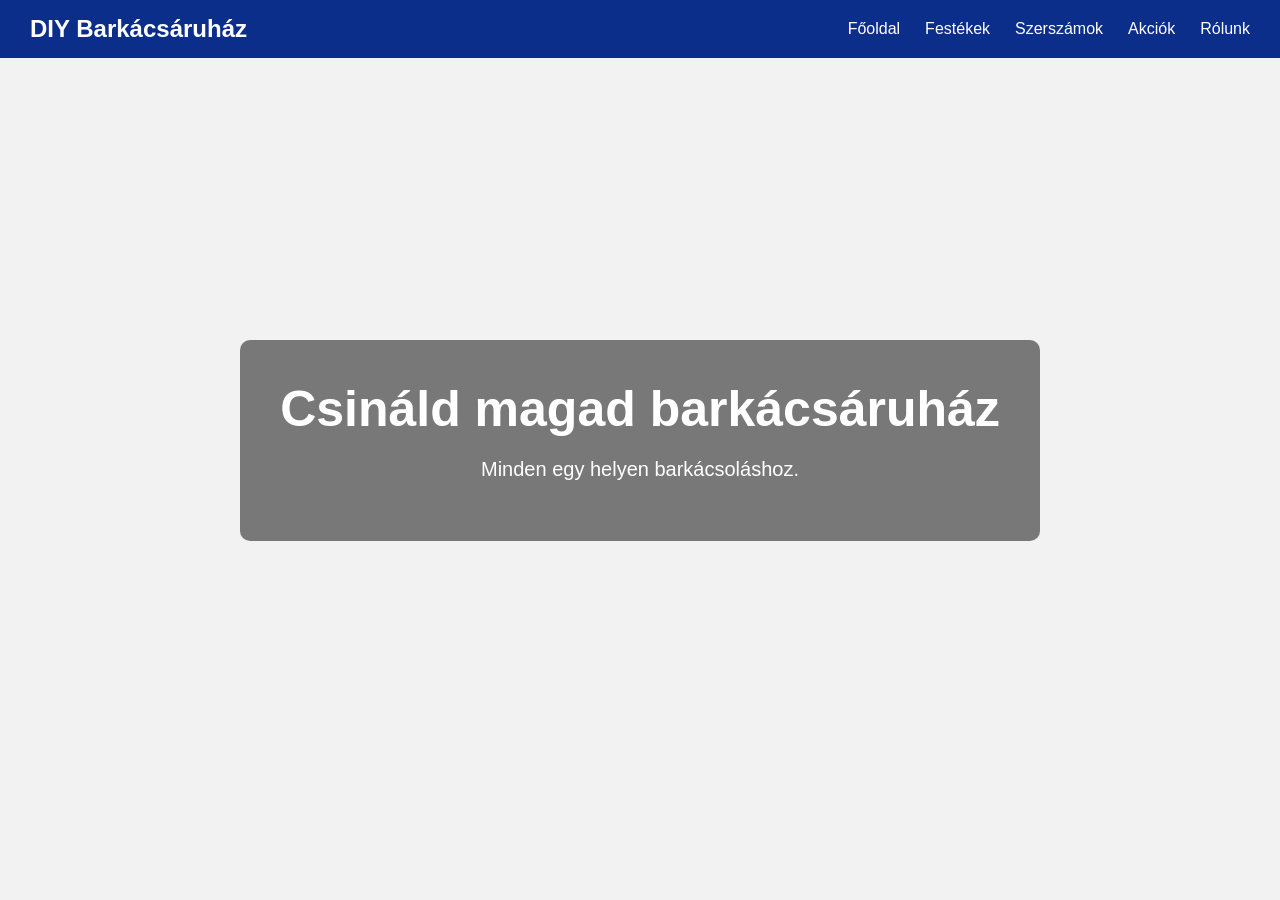
<file: index.html>
<!DOCTYPE html>
<html lang="hu">
<head>
    <meta charset="UTF-8">
    <meta name="viewport" content="width=device-width, initial-scale=1.0">
    <title>DIY Barkácsáruház</title>
    <link rel="stylesheet" href="style.css">
</head>
<body>

<header>
    <nav>
        <div class="logo">DIY Barkácsáruház</div>

        <ul class="nav-links">
            <li><a href="index.html">Főoldal</a></li>
            <li><a href="festekek.html">Festékek</a></li>
            <li><a href="szerszamok.html">Szerszámok</a></li>
            <li><a href="akciok.html">Akciók</a></li>
            <li><a href="rolunk.html">Rólunk</a></li>
        </ul>
    </nav>
</header>

<section class="hero">
    <div class="hero-content">
        <h1>Csináld magad barkácsáruház</h1>
        <p>Minden egy helyen barkácsoláshoz.</p>
    </div>
</section>

</body>
</html>
</file>
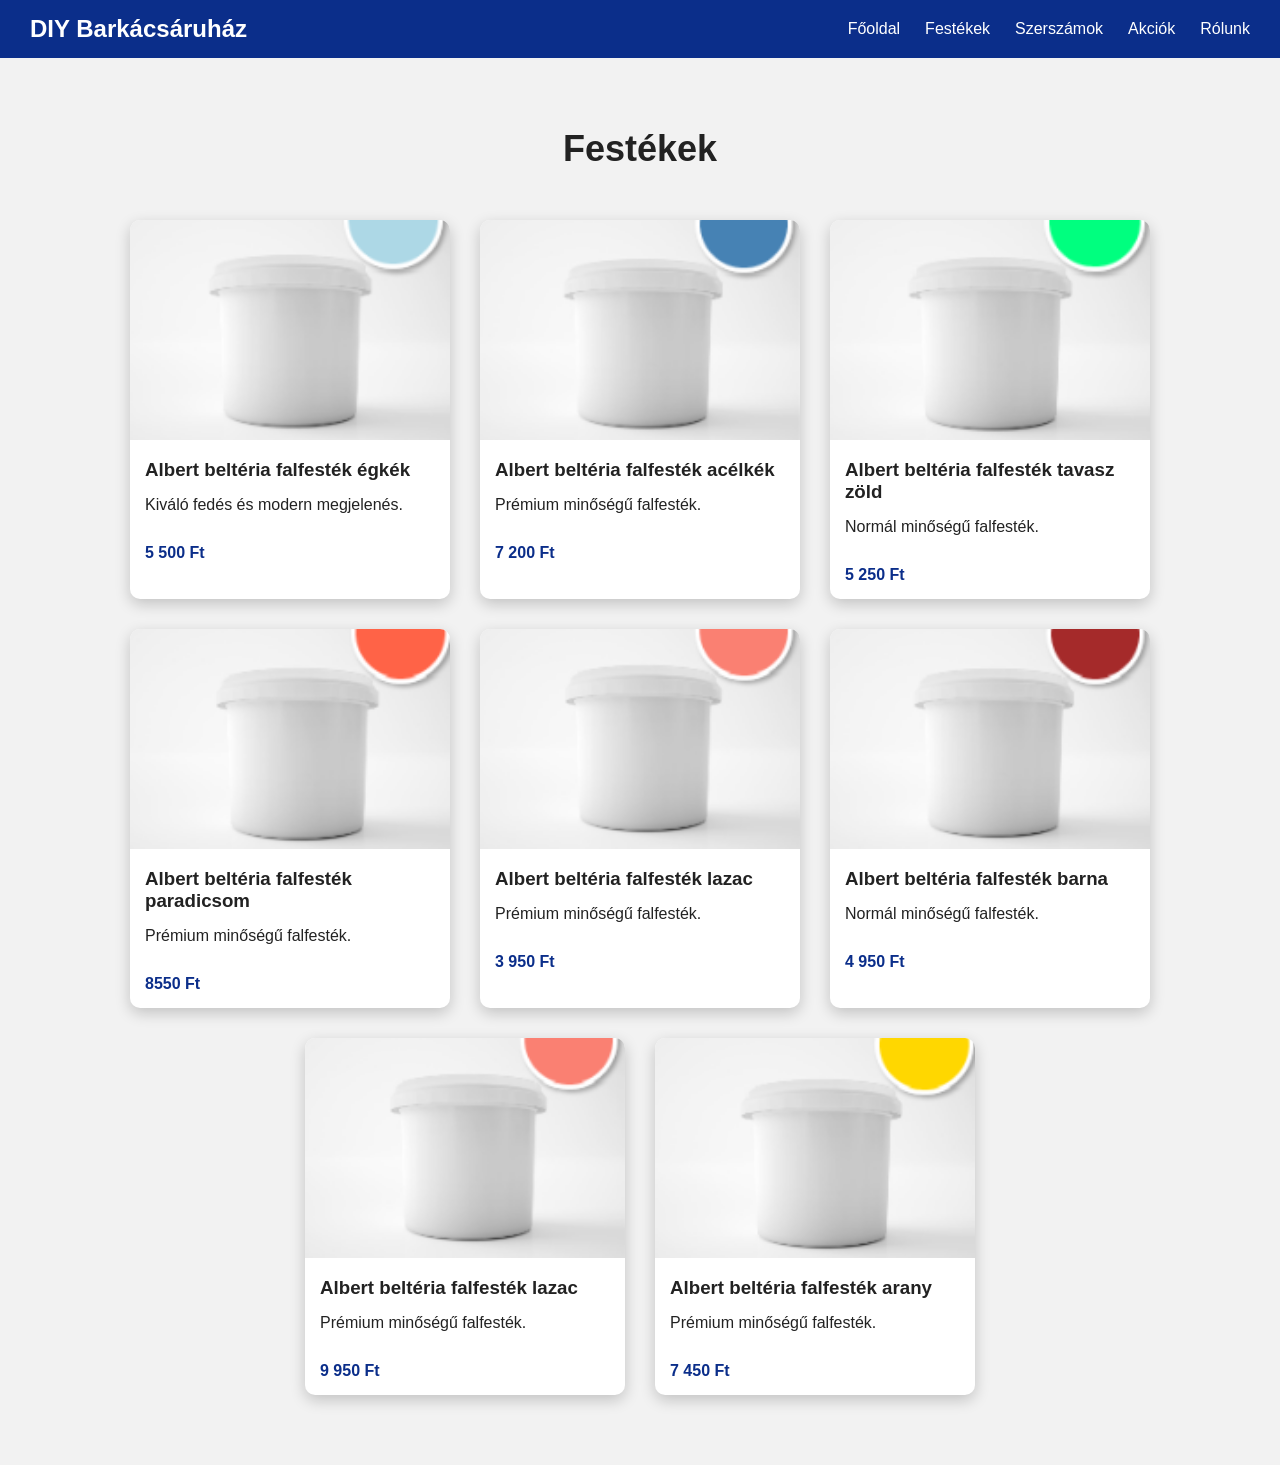
<file: festekek.html>
<!DOCTYPE html>
<html lang="hu">
<head>
    <meta charset="UTF-8">
    <meta name="viewport" content="width=device-width, initial-scale=1.0">
    <title>Festékek</title>
    <link rel="stylesheet" href="style.css">
</head>
<body>

<header>
    <nav>
        <div class="logo">DIY Barkácsáruház</div>

        <ul class="nav-links">
            <li><a href="index.html">Főoldal</a></li>
            <li><a href="festekek.html">Festékek</a></li>
            <li><a href="szerszamok.html">Szerszámok</a></li>
            <li><a href="akciok.html">Akciók</a></li>
            <li><a href="rolunk.html">Rólunk</a></li>
        </ul>
    </nav>
</header>

<section class="products">

    <h2>Festékek</h2>

    <div class="product-container">

        <div class="card">
            <img src="Albert beltéria falfesték égkék.png">
            <h3>Albert beltéria falfesték égkék</h3>
            <p>Kiváló fedés és modern megjelenés.</p>
            <span>5 500 Ft</span>
        </div>

        <div class="card">
            <img src="acelkek.png">
            <h3>Albert beltéria falfesték acélkék</h3>
            <p>Prémium minőségű falfesték.</p>
            <span>7 200 Ft</span>
        </div>

        <div class="card">
            <img src="tavaszzold.png">
            <h3>Albert beltéria falfesték tavasz zöld</h3>
            <p>Normál minőségű falfesték.</p>
            <span>5 250 Ft</span>
        </div>

        <div class="card">
            <img src="paradicsom.png">
            <h3>Albert beltéria falfesték paradicsom</h3>
            <p>Prémium minőségű falfesték.</p>
            <span>8550 Ft</span>
        </div>

        <div class="card">
            <img src="lazac.png">
            <h3>Albert beltéria falfesték lazac </h3>
            <p>Prémium minőségű falfesték.</p>
            <span>3 950 Ft</span>
        </div>

        <div class="card">
            <img src="barna.png">
            <h3>Albert beltéria falfesték barna</h3>
            <p>Normál minőségű falfesték.</p>
            <span>4 950 Ft</span>
        </div>

        <div class="card">
            <img src="lazac.png">
            <h3>Albert beltéria falfesték lazac</h3>
            <p>Prémium minőségű falfesték.</p>
            <span>9 950 Ft</span>
        </div>

        <div class="card">
            <img src="arany.png">
            <h3>Albert beltéria falfesték arany</h3>
            <p>Prémium minőségű falfesték.</p>
            <span>7 450 Ft</span>
        </div>
    </div>

</section>

</body>
</html>
</file>
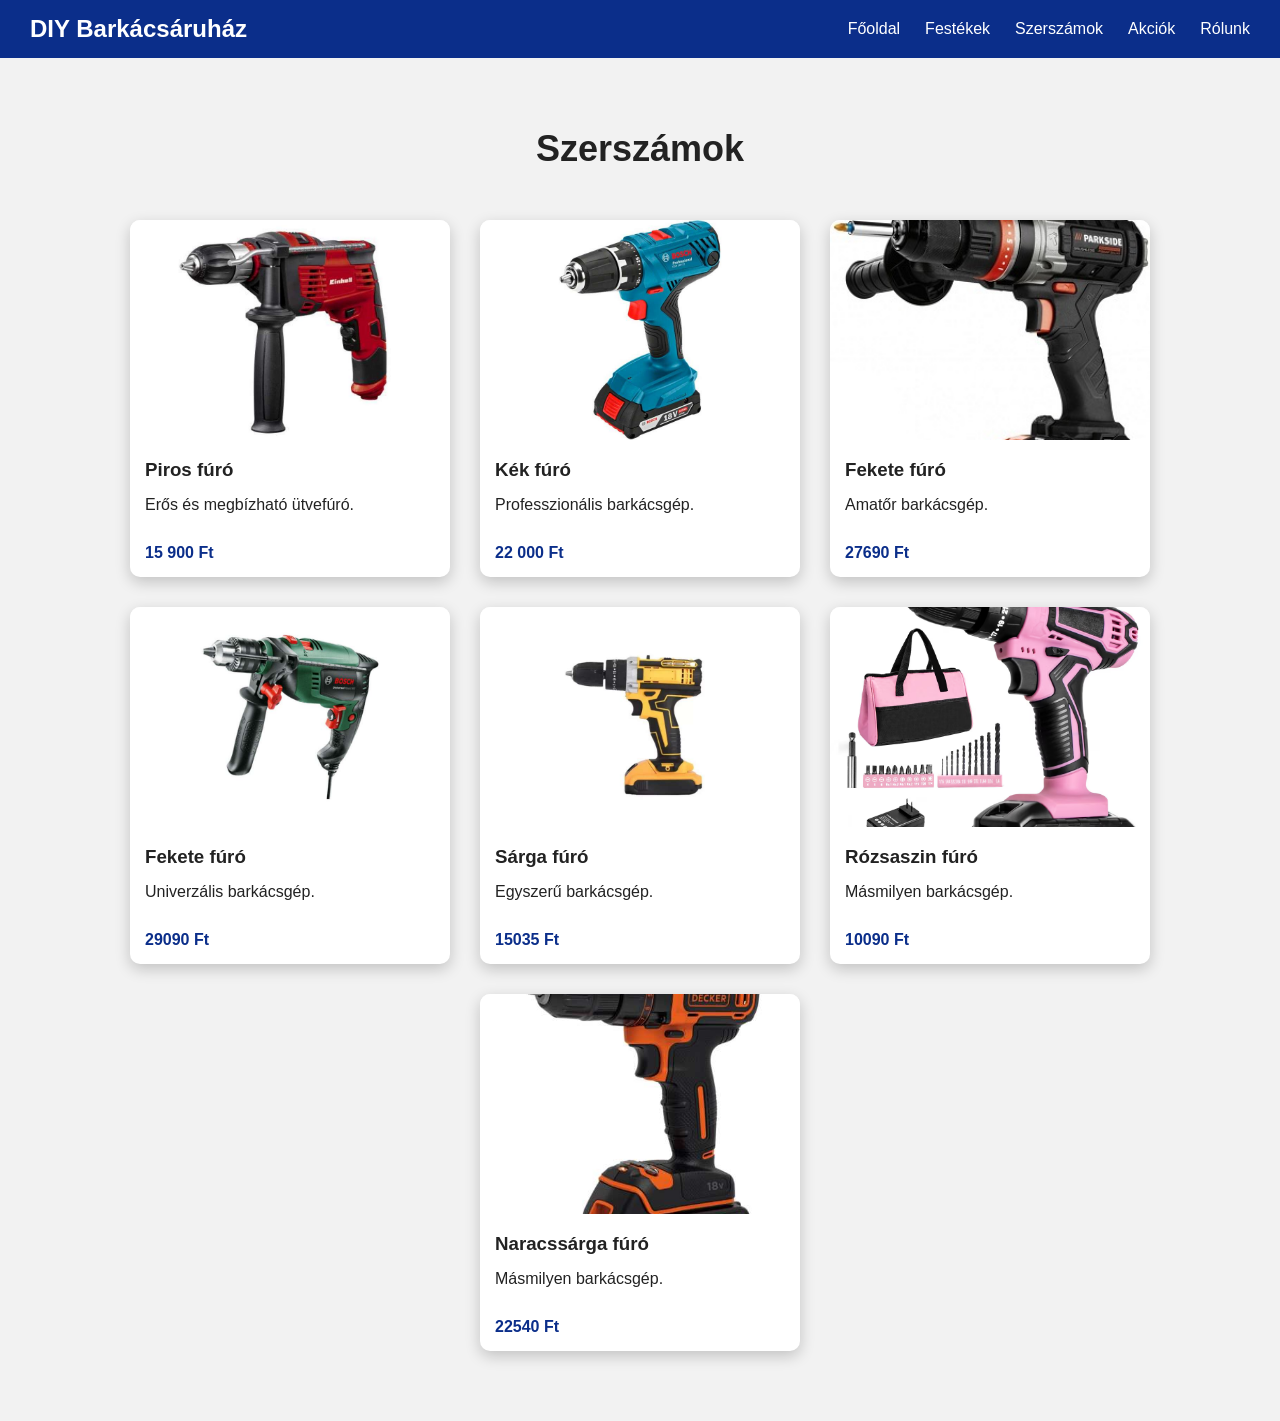
<file: szerszamok.html>
<!DOCTYPE html>
<html lang="hu">
<head>
    <meta charset="UTF-8">
    <meta name="viewport" content="width=device-width, initial-scale=1.0">
    <title>Szerszámok</title>
    <link rel="stylesheet" href="style.css">
</head>
<body>

<header>
    <nav>
        <div class="logo">DIY Barkácsáruház</div>

        <ul class="nav-links">
            <li><a href="index.html">Főoldal</a></li>
            <li><a href="festekek.html">Festékek</a></li>
            <li><a href="szerszamok.html">Szerszámok</a></li>
            <li><a href="akciok.html">Akciók</a></li>
            <li><a href="rolunk.html">Rólunk</a></li>
        </ul>
    </nav>
</header>

<section class="products">

    <h2>Szerszámok</h2>

    <div class="product-container">

        <div class="card">
            <img src="utvefuro.jpg">
            <h3>Piros fúró</h3>
            <p>Erős és megbízható ütvefúró.</p>
            <span>15 900 Ft</span>
        </div>

        <div class="card">
            <img src="bosch-gsr-18v-21-professional-1800-rpm-12-kg-fekete-kek-furogep_58113600_1200x630.jpg">
            <h3>Kék fúró</h3>
            <p>Professzionális barkácsgép.</p>
            <span>22 000 Ft</span>
        </div>

        <div class="card">
            <img src="WORX fúró-csavarozó.jpg">
            <h3>Fekete fúró</h3>
            <p>Amatőr barkácsgép.</p>
            <span>27690 Ft</span>
        </div>

        <div class="card">
            <img src="bosch-universalimpact-650-elektromos-utvefuro_80924124_1200x630.jpg">
            <h3>Fekete fúró</h3>
            <p>Univerzális barkácsgép.</p>
            <span>29090 Ft</span>
        </div>

        <div class="card">
            <img src="sarga.jpg">
            <h3>Sárga fúró</h3>
            <p>Egyszerű barkácsgép.</p>
            <span>15035 Ft</span>
        </div>

        <div class="card">
            <img src="rozsaszin.avif">
            <h3>Rózsaszin fúró</h3>
            <p>Másmilyen barkácsgép.</p>
            <span>10090 Ft</span>
        </div>

        <div class="card">
            <img src="naracssarga.jpg">
            <h3>Naracssárga fúró</h3>
            <p>Másmilyen barkácsgép.</p>
            <span>22540 Ft</span>
        </div>
    </div>

</section>

</body>
</html>
</file>
<file: style.css>
*{
    margin: 0;
    padding: 0;
    box-sizing: border-box;
}

body{
    font-family: Arial, Helvetica, sans-serif;
    background-color: #f2f2f2;
    color: #222;
}


header{
    background-color: #0b2e8a;
    padding: 15px 30px;
}

nav{
    display: flex;
    justify-content: space-between;
    align-items: center;
}

.logo{
    color: white;
    font-size: 24px;
    font-weight: bold;
}

.nav-links{
    list-style: none;
    display: flex;
    gap: 25px;
}

.nav-links a{
    text-decoration: none;
    color: white;
    transition: 0.3s;
}

.nav-links a:hover{
    color: #ffd000;
}

.hero{
    height: 85vh;
    background-image: url('https://images.unsplash.com/photo-1504307651254-35680f356dfd?q=80&w=1600');
    background-size: cover;
    background-position: center;
    display: flex;
    justify-content: center;
    align-items: center;
    text-align: center;
}

.hero-content{
    background-color: rgba(0,0,0,0.5);
    padding: 40px;
    border-radius: 10px;
    color: white;
}

.hero-content h1{
    font-size: 50px;
    margin-bottom: 20px;
}

.hero-content p{
    margin-bottom: 20px;
    font-size: 20px;
}

.hero-content button{
    padding: 12px 25px;
    border: none;
    background-color: #ffd000;
    font-size: 18px;
    cursor: pointer;
    border-radius: 5px;
    transition: 0.3s;
}

.hero-content button:hover{
    background-color: white;
}

.products{
    padding: 70px 10%;
}

.products h2{
    text-align: center;
    margin-bottom: 50px;
    font-size: 36px;
}

.product-container{
    display: flex;
    gap: 30px;
    flex-wrap: wrap;
    justify-content: center;
}

.card{
    background-color: white;
    width: 320px;
    border-radius: 10px;
    overflow: hidden;
    box-shadow: 0 5px 15px rgba(0,0,0,0.2);
    transition: 0.3s;
}

.card:hover{
    transform: translateY(-10px);
}

.card img{
    width: 100%;
    height: 220px;
    object-fit: cover;
}

.card h3{
    padding: 15px;
}

.card p{
    padding: 0 15px 15px;
}

.card span{
    display: block;
    padding: 15px;
    font-weight: bold;
    color: #0b2e8a;
}

.services{
    background-color: #0b2e8a;
    color: white;
    padding: 70px 10%;
}

.services h2{
    text-align: center;
    margin-bottom: 40px;
}

.service-boxes{
    display: flex;
    gap: 25px;
    flex-wrap: wrap;
    justify-content: center;
}

.service{
    background-color: rgba(255,255,255,0.1);
    padding: 30px;
    width: 300px;
    border-radius: 10px;
}


.opening{
    padding: 60px 10%;
    text-align: center;
}

.opening h2{
    margin-bottom: 25px;
}

.hours p{
    margin: 10px 0;
    font-size: 18px;
}


footer{
    background-color: #111;
    color: white;
    text-align: center;
    padding: 30px;
}


@media(max-width: 768px){

    nav{
        flex-direction: column;
        gap: 20px;
    }

    .nav-links{
        flex-direction: column;
        text-align: center;
    }

    .hero-content h1{
        font-size: 35px;
    }

    .hero{
        height: 70vh;
    }

}

.page-banner{
    background: linear-gradient(rgba(0,0,0,0.6), rgba(0,0,0,0.6)),
    url('https://images.unsplash.com/photo-1504307651254-35680f356dfd?q=80&w=1600');

    background-size: cover;
    background-position: center;

    color: white;
    text-align: center;

    padding: 120px 20px;
}

.page-banner h1{
    font-size: 55px;
    margin-bottom: 20px;
}

.sale{
    position: relative;
}

.sale-badge{
    position: absolute;
    top: 15px;
    right: 15px;

    background: red;
    color: white;

    padding: 10px;
    border-radius: 50%;

    font-weight: bold;
}

.old-price{
    text-decoration: line-through;
    color: gray !important;
}

.about-hero{
    height: 70vh;

    background-image:
    linear-gradient(rgba(0,0,0,0.6), rgba(0,0,0,0.6)),
    url('https://images.unsplash.com/photo-1504307651254-35680f356dfd?q=80&w=1600');

    background-size: cover;
    background-position: center;

    display: flex;
    justify-content: center;
    align-items: center;

    text-align: center;
}

.about-overlay{
    color: white;
    padding: 40px;
}

.about-overlay h1{
    font-size: 60px;
    margin-bottom: 20px;
}

.about-overlay p{
    font-size: 22px;
}

.about-content{
    display: flex;
    gap: 40px;

    align-items: center;

    padding: 80px 10%;

    flex-wrap: wrap;
}

.about-text{
    flex: 1;
    min-width: 300px;
}

.about-text h2{
    margin-bottom: 20px;
    font-size: 40px;
}

.about-text p{
    margin-bottom: 20px;
    line-height: 1.8;
}

.about-content img{
    width: 500px;
    max-width: 100%;

    border-radius: 10px;
}

.stats{
    background: #0b2e8a;

    color: white;

    display: flex;
    justify-content: center;

    gap: 50px;

    padding: 70px 20px;

    flex-wrap: wrap;
}

.stat-box{
    text-align: center;
}

.stat-box h2{
    font-size: 50px;
}

.team{
    padding: 80px 10%;
}

.team h2{
    text-align: center;
    margin-bottom: 40px;
    font-size: 40px;
}

@media(max-width:768px){

    .page-banner h1{
        font-size: 40px;
    }

    .about-overlay h1{
        font-size: 40px;
    }

    .about-overlay p{
        font-size: 18px;
    }

    .about-content{
        text-align: center;
    }

}
</file>
